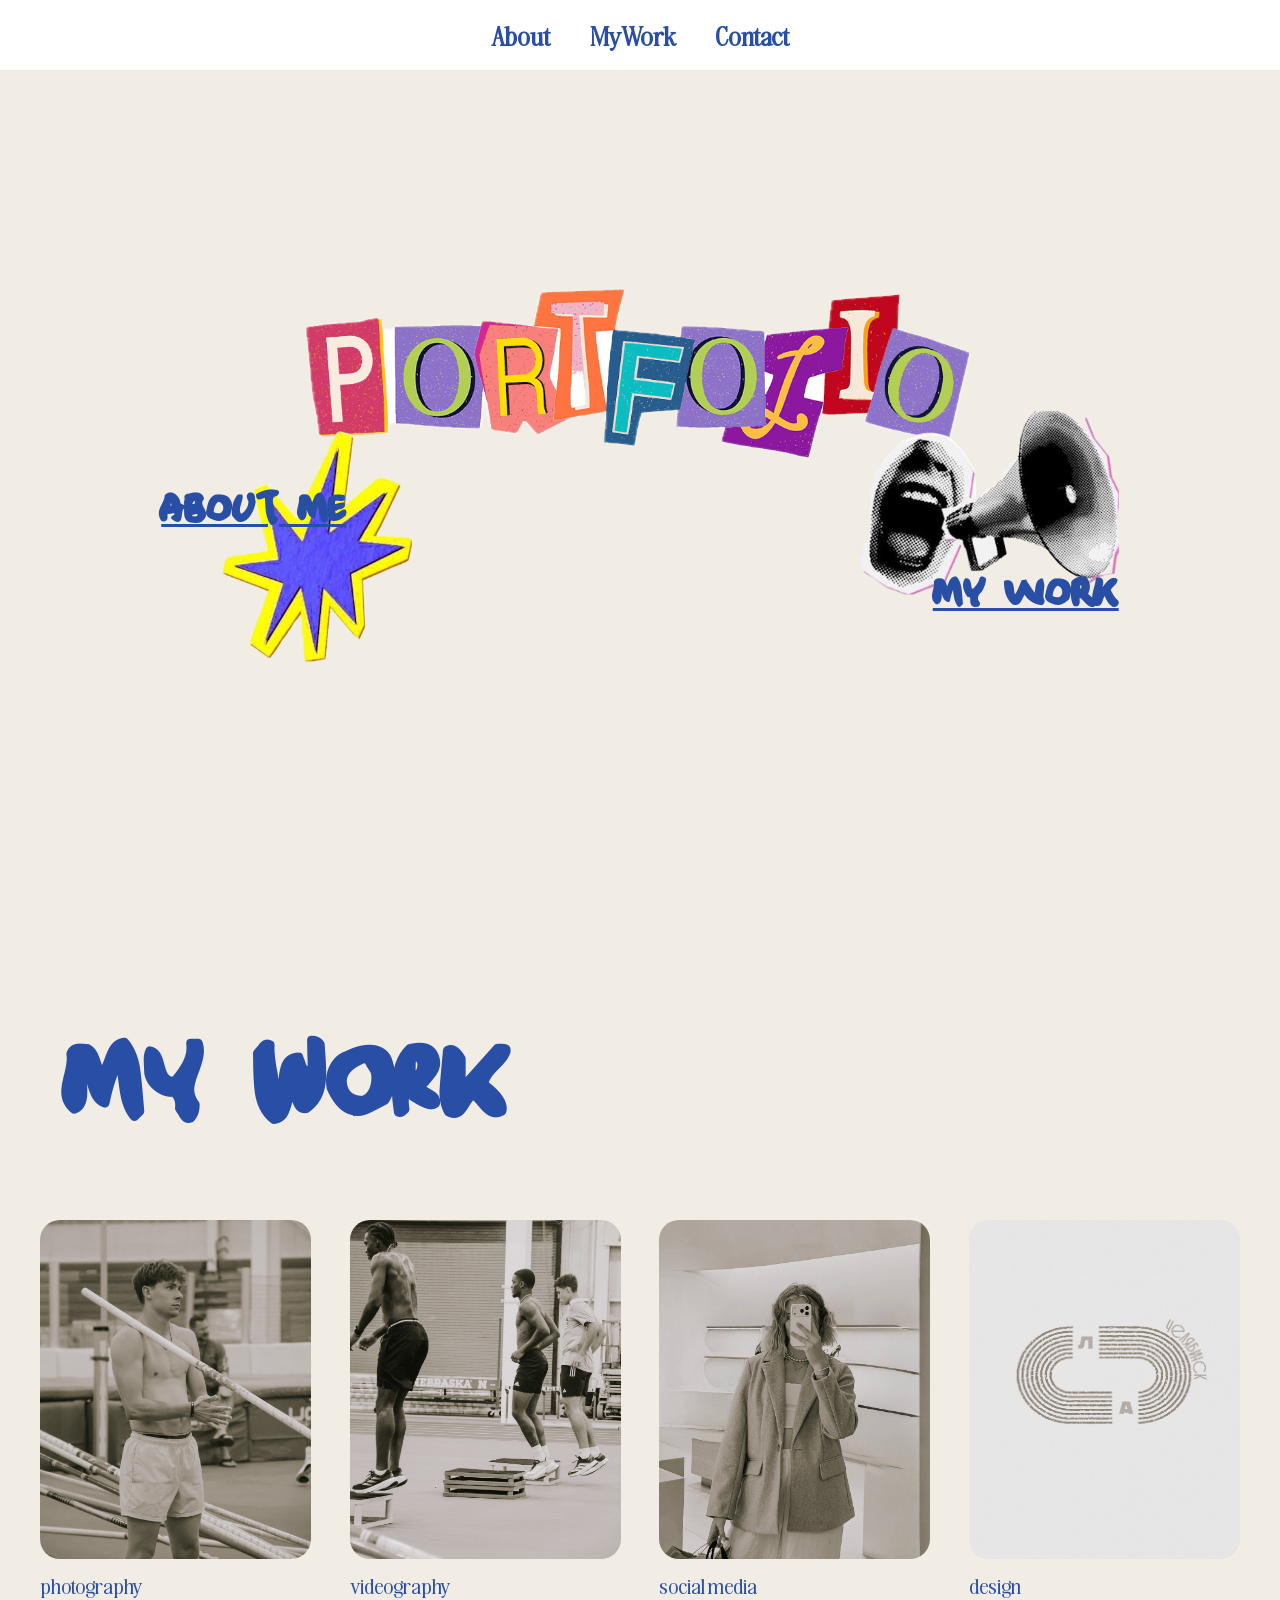
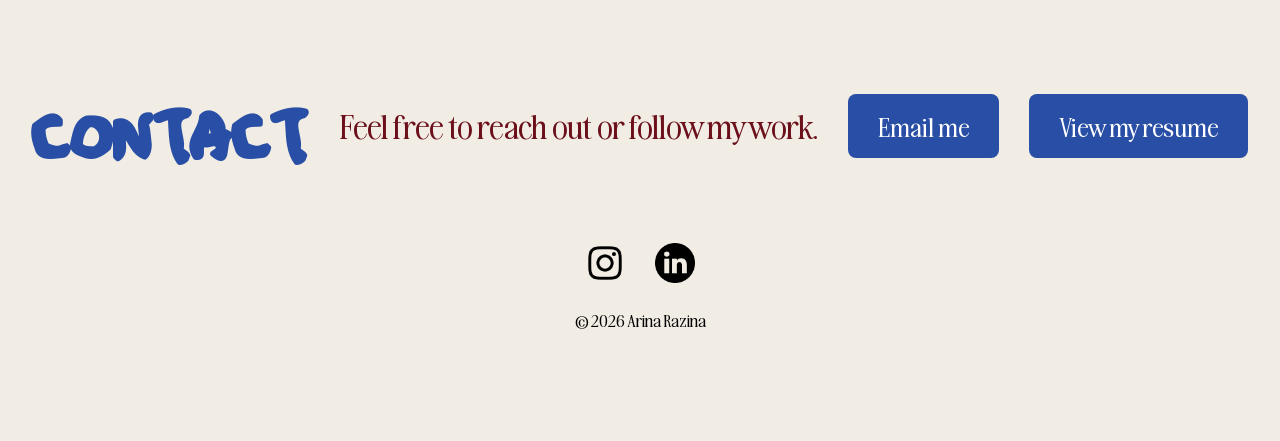
<file: index.html>
<!doctype html>
<html lang="en">
<head>
    <meta charset="UTF-8">
    <title>Arina Razina</title>
    <link rel="stylesheet" href="css/style.css">
</head>

<body>
    <nav class="navbar">
   <a href="aboutme.html">About</a>
    <a href="index.html#about2">My Work</a>
    <a href="#contact">Contact</a>
</nav>

<section id="title">
<div class="portfolio">
  <img src="images/portfolio.png" class="title-img">
  <img src="images/star.png" class="star">
  <img src="images/mic.png" class="mic">

    <a href="aboutme.html" class="label about">ABOUT ME</a>
<a href="#about2" class="label exp">MY WORK</a>
  </div>
  </section>

  <section id="about2"  class="work">
    <div class="work-items">
    <h1>My work</h1>
    </div>

    <div class="work-items-container">

<div class="item">
  <a href="photography.html">
    <img src="images/item1.jpg" alt="">
    <span>photography</span>
  </a>
</div>

<div class="item">
  <a href="videography.html">
    <img src="images/item2.jpg" alt="">
    <span>videography</span>
  </a>
</div>

<div class="item">
  <a href="socialmedia.html">
    <img src="images/item3.jpg" alt="">
    <span>social media</span> 
  </a>
</div>

<div class="item">
  <a href="design.html">
    <img src="images/item4.jpg" alt="">
    <span>design</span>
  </a>
</div>
</div>


<section id="contact" class="ContactSection">
      

    <div class="contactLinks">
        <h2>CONTACT</h2>

    <p>Feel free to reach out or follow my work.</p>

        <a href="mailto:arisharzn@gmail.com" class="emailButton">
            Email me
    
        <a href="images/resume.pdf" download="My_Resume" class="resumeButton">
            View my resume
        </a>

        <a href="https://instagram.com/arisharzn" target="_blank" class="instaLink">
            <img src="images/instagram.png" alt="Instagram">
        </a>
        <a href="https://www.linkedin.com/in/arina-razina-48b429290/" target="_blank" class="linkedinLink">
            <img src="images/link.png" alt="Linkedin">
        </a>
    </div>
    <footer>
    © 2026 Arina Razina
</footer>
</section>



</body>
</html>
</file>
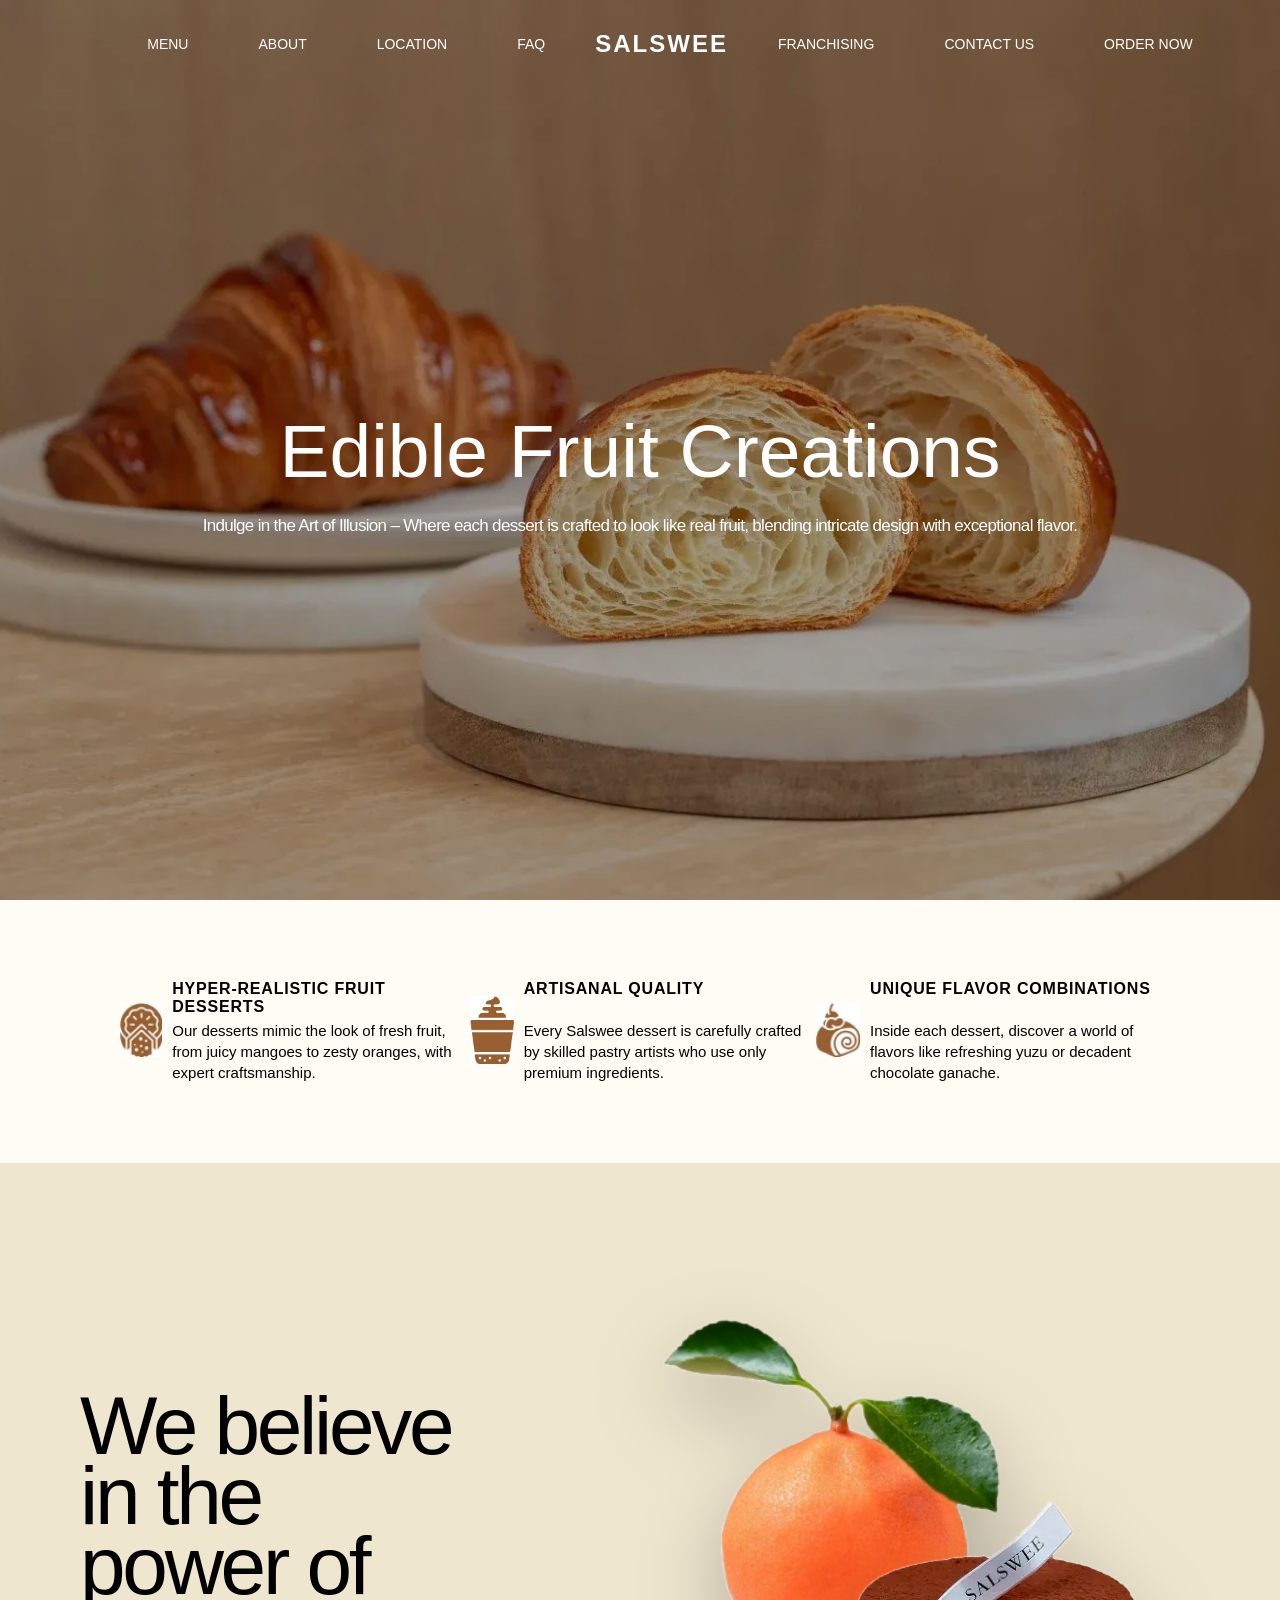
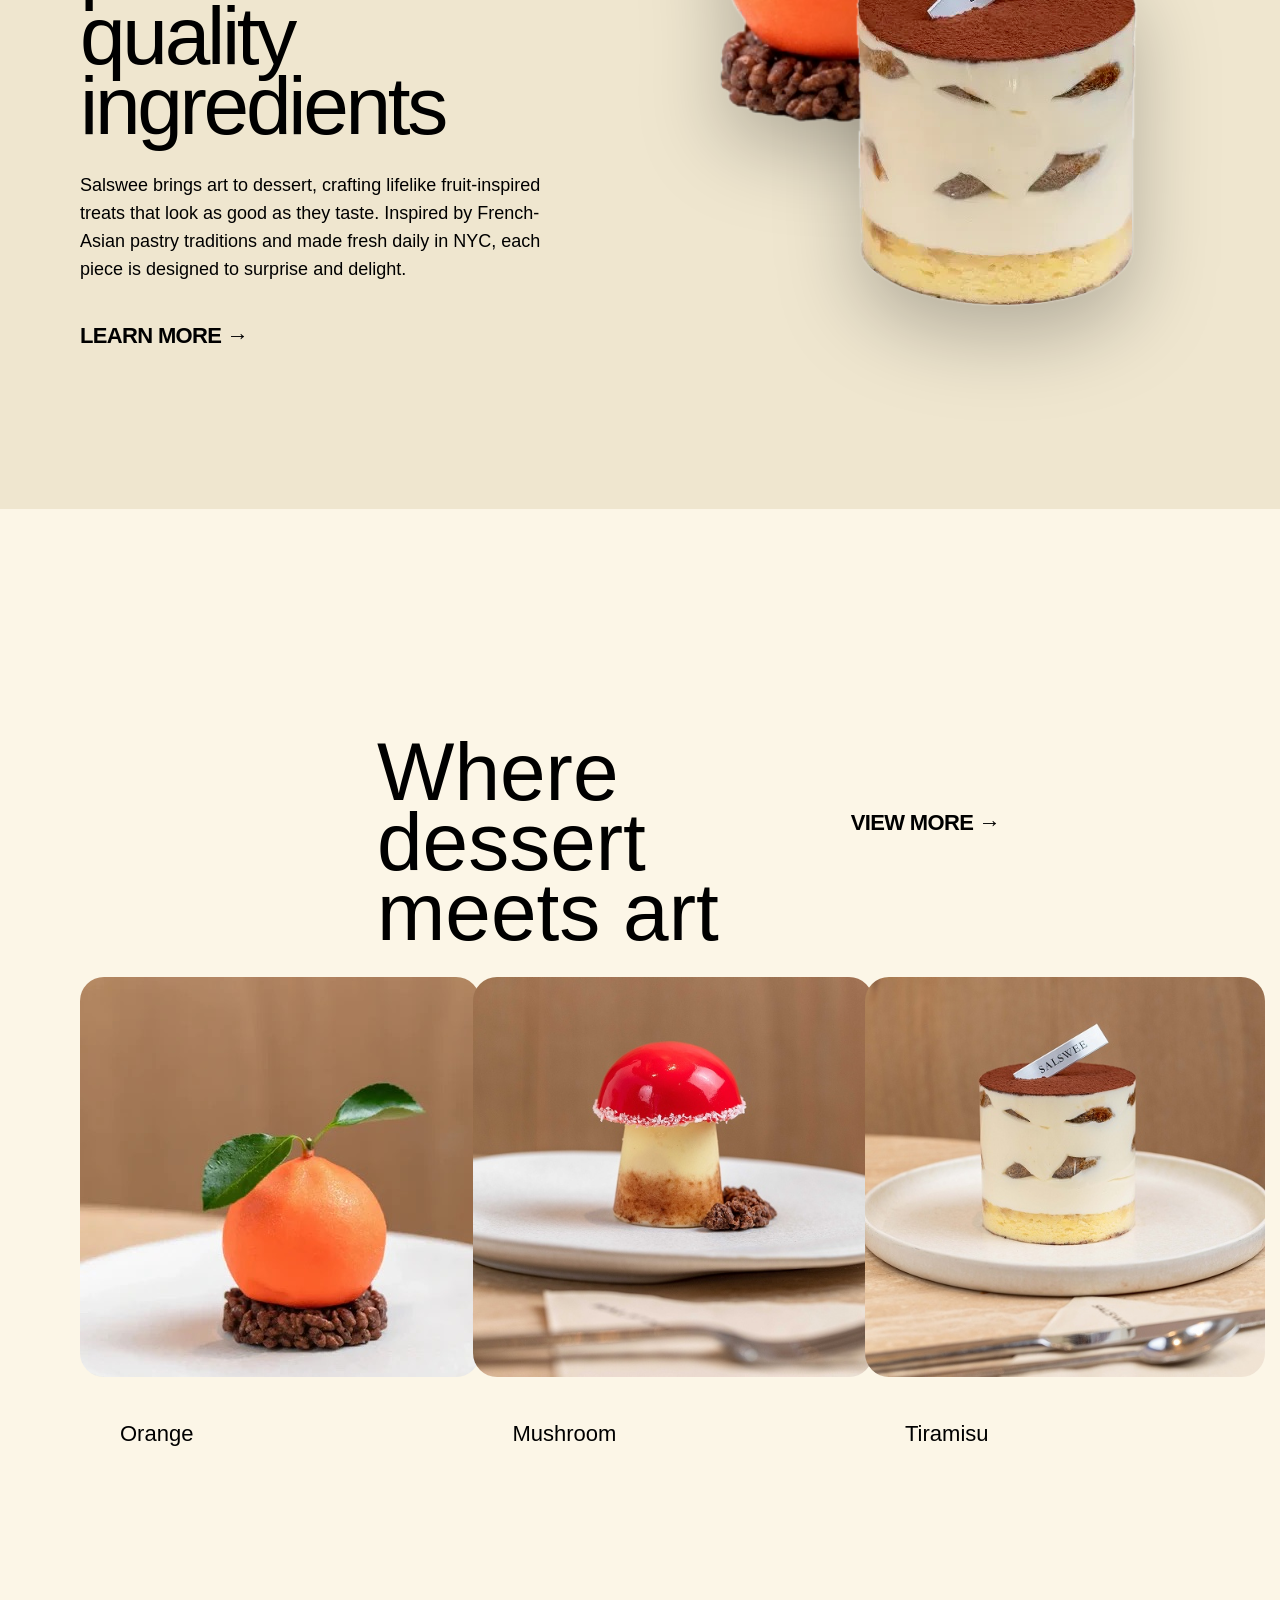
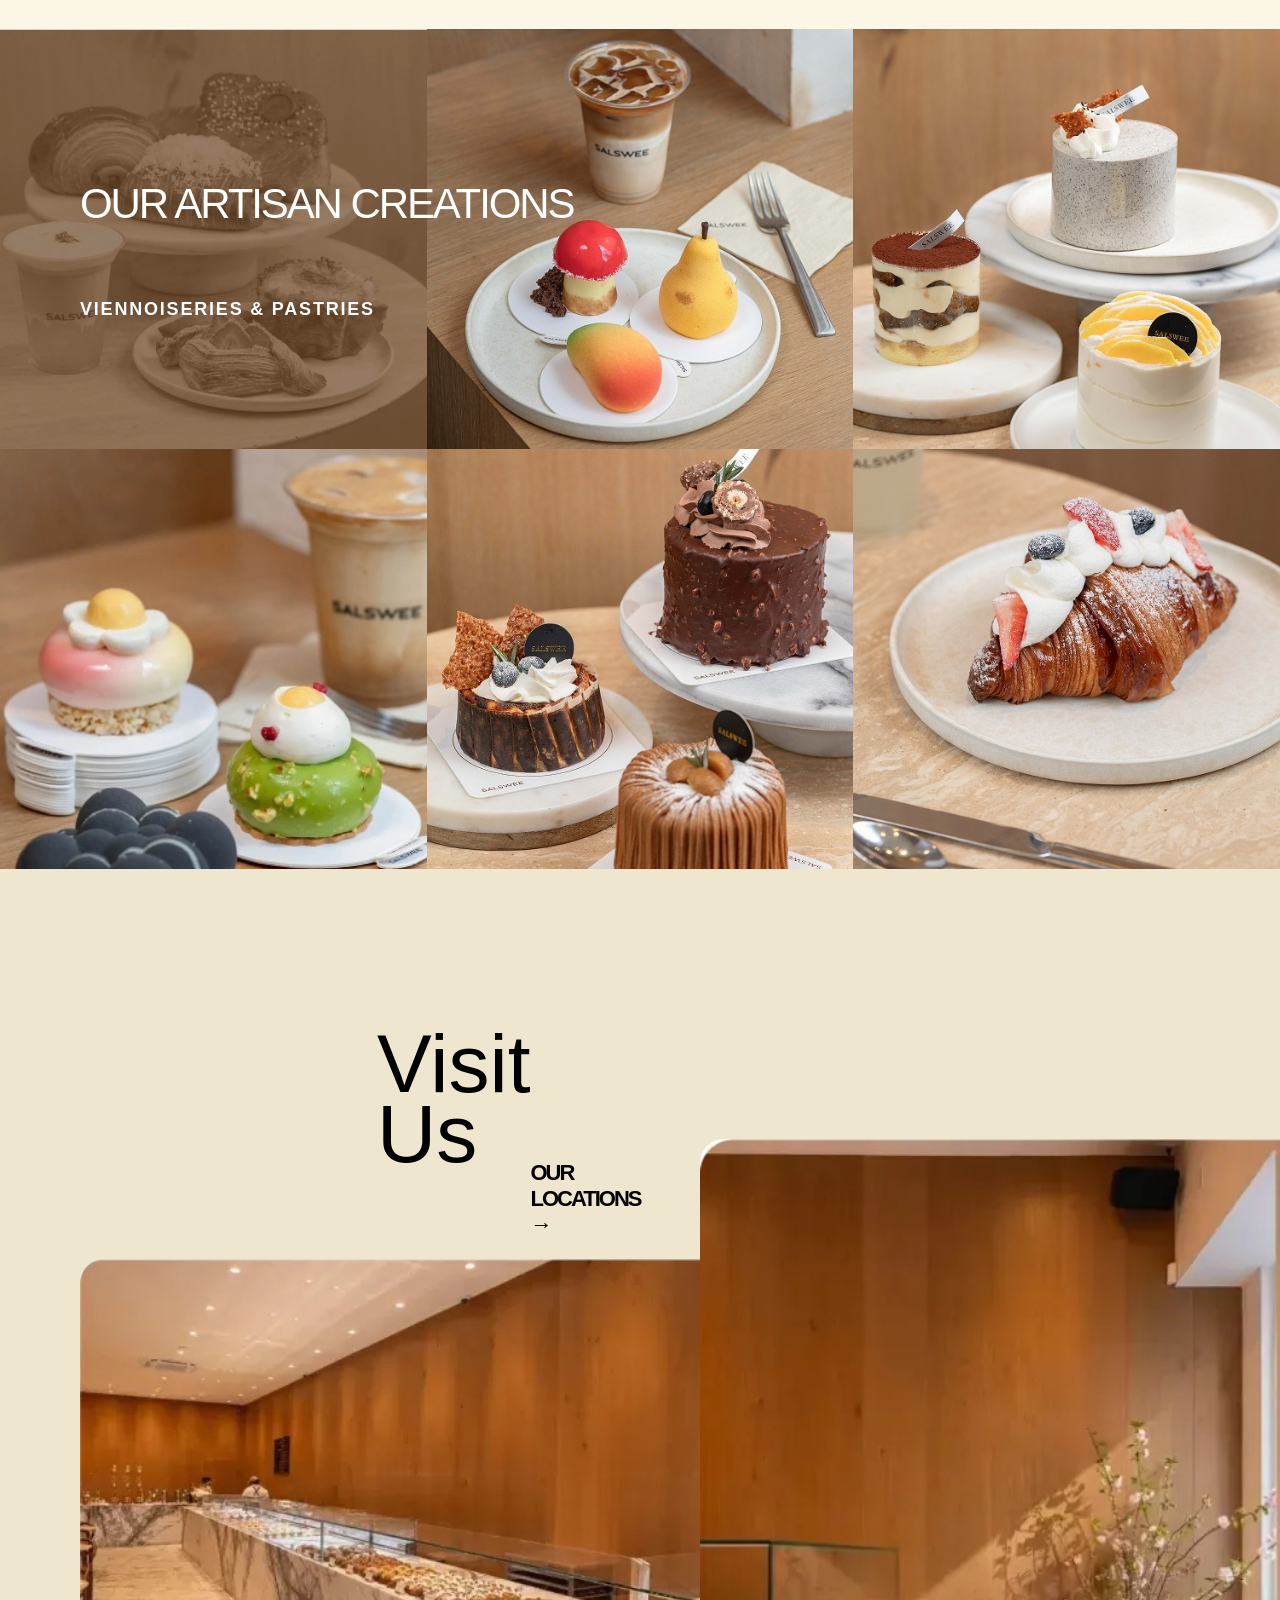
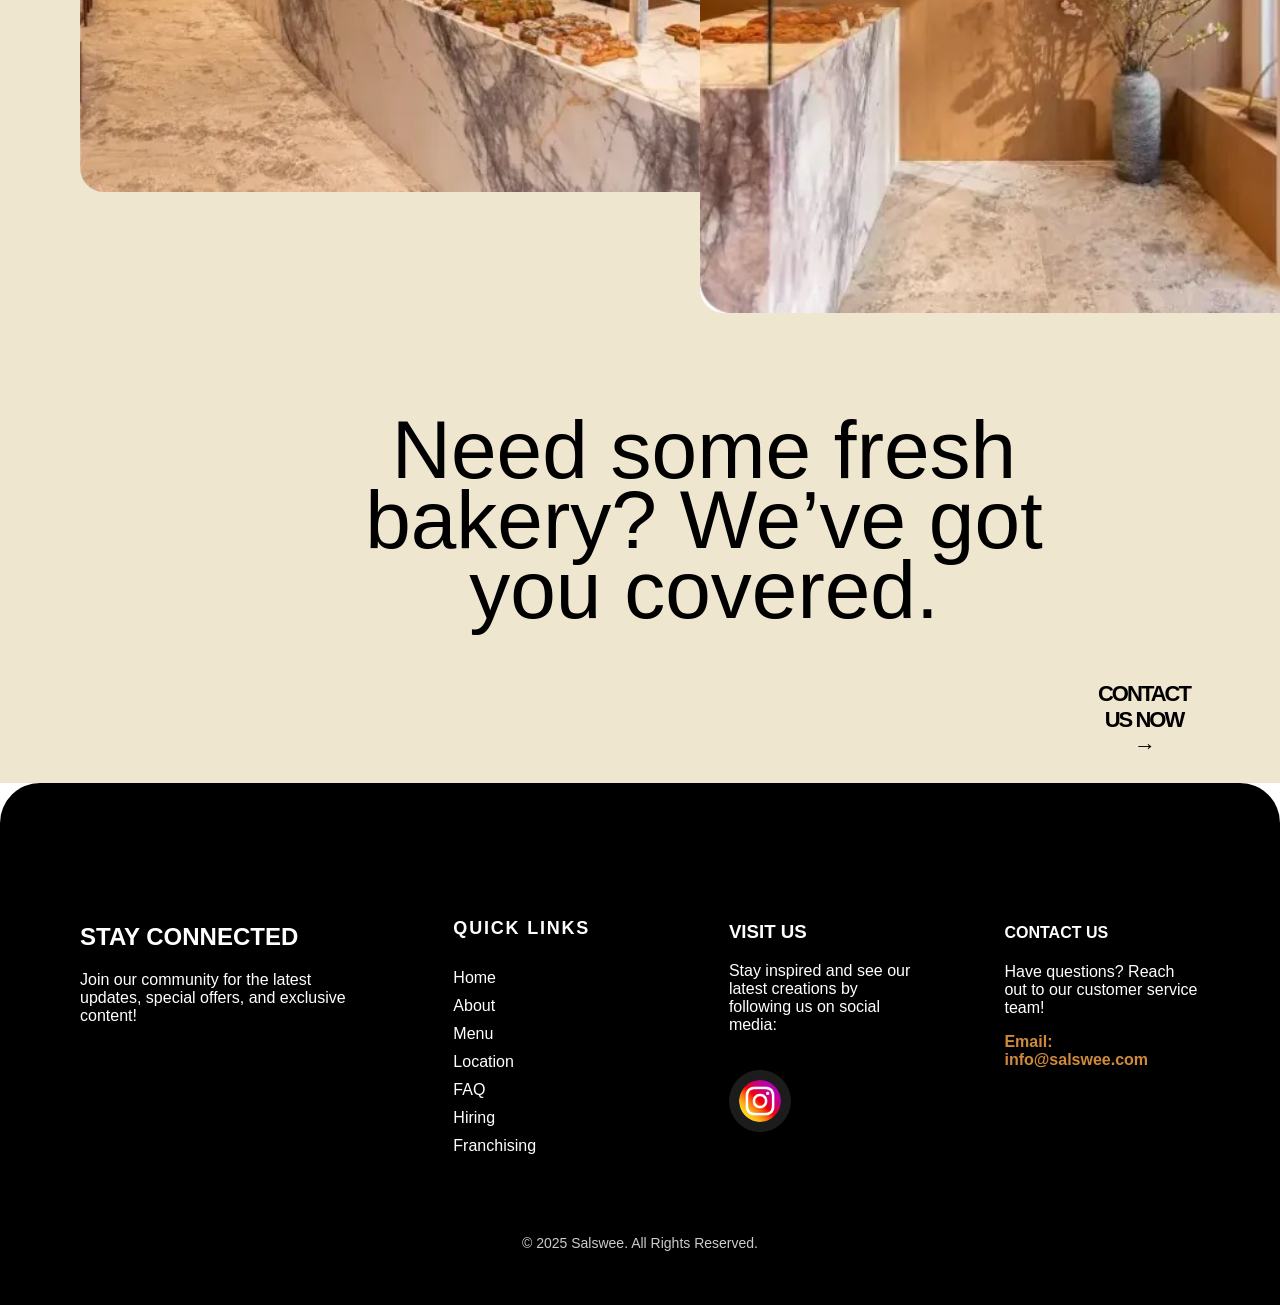
<file: figma/assignments/index.html>
<!doctype html>
<html lang="en">
<head>
    <meta charset="UTF-8">
    <meta name="viewpoint" content="width=device-width, initial-scale=1.0">
    <title>Landing Page</title>
    <link rel="stylesheet" href="./css/style-figma.css">
</head>
<body>
    <section id="about" class="aboutSection">
    <nav class="navbar">
    <div class="nav-left">
    <a href="menu.html">MENU</a>
    <a href="#about">ABOUT</a>
    <a href="#location">LOCATION</a>
    <a href="#FAQ"> FAQ</a>
    </div>
    <div class="logo">SALSWEE</div>
    <div class="nav-right">
    <a href="#franchising">FRANCHISING</a>
    <a href="#contact">CONTACT US</a>
    <a href="#order">ORDER NOW</a>
</div>

</nav>

    <header class="header">
        <div class="container">
            <h1 class="header_title">Edible Fruit Creations</h1>
            <p class="header_text"> Indulge in the Art of Illusion – Where each dessert is crafted to look like real fruit, blending intricate design with exceptional flavor.</p>
        </div>
    </header>
    </section>
  <section class="features">

  <div class="feature">
      <div class="icon">
      <img src="images/icon1.jpeg" alt="">
      </div>
       <div class="feature-text">
      <h3>HYPER-REALISTIC FRUIT DESSERTS</h3>
      <p>Our desserts mimic the look of fresh fruit, from juicy mangoes to zesty oranges, with expert craftsmanship.</p>
       </div>
    </div>

  <div class="feature">
       <div class="icon">
      <img src="images/icon2.jpeg" alt="">
       </div>
       <div class="feature-text">
      <h3>ARTISANAL QUALITY</h3>
      <p>Every Salswee dessert is carefully crafted by skilled pastry artists who use only premium ingredients.</p>
       </div>
    </div>

  <div class="feature">
    <div class="icon">
      <img src="images/icon3.jpeg" alt="">
    </div>
       <div class="feature-text">
      <h3>UNIQUE FLAVOR COMBINATIONS</h3>
      <p>Inside each dessert, discover a world of flavors like refreshing yuzu or decadent chocolate ganache.</p>
       </div>
    </div>
</section>

<section class="quality">

  <div class="quality-container">

    <div class="quality-text">
      <h2>We believe in the power of quality ingredients</h2>

      <p>
        Salswee brings art to dessert, crafting lifelike fruit-inspired treats
        that look as good as they taste. Inspired by French-Asian pastry
        traditions and made fresh daily in NYC, each piece is designed to
        surprise and delight.
      </p>

      <a href="#" class="learn-more">LEARN MORE →</a>
    </div>

    <div class="quality-image">
     <img src="images/orange.png" class="orange" alt="">
    <img src="images/tira.png" class="tira" alt="">
    </div>

  </div>

</section>

<section class="dessert">

<div class="dessert-header">
<h2>Where dessert meets art</h2>
<a href="#" class="view-more">VIEW MORE →</a>
</div>

<div class="dessert-container">

<div class="dessert-card">
<img src="images/cake.jpeg" alt="">
<p>Orange</p>
</div>

<div class="dessert-card">
<img src="images/mush.jpg" alt="">
<p>Mushroom</p>
</div>

<div class="dessert-card">
<img src="images/misu.jpg" alt="">
<p>Tiramisu</p>
</div>

</div>
</section>

<section class="creations">
<div class="creations-header">
<h2>OUR ARTISAN CREATIONS</h2>
<p>VIENNOISERIES & PASTRIES</p>
</div>
<div class="creations-container">

<div class="creations-card">
<img src="images/1.jpg" alt="">
</div>
<div class="creations-card">
<img src="images/2.jpg" alt="">
</div>
<div class="creations-card">
<img src="images/3.jpg" alt="">
</div>
<div class="creations-card">
<img src="images/4.jpg" alt="">
</div>
<div class="creations-card">
<img src="images/5.jpg" alt="">
</div>
<div class="creations-card">
<img src="images/6.jpg" alt="">
</div>

</div>
</section>

<section class="visit">
<div class="visit-header">
<h2>Visit Us</h2>
<a href="#" class="our-location">OUR LOCATIONS →</a>
</div>
<div class="visit-container">
<div class="visit-card">
<img src="images/loc1.jpeg" alt="">
</div>
<div class="visit-card">
<img src="images/loc2.jpeg" alt="">
</div>
</div>
</section>

<section class="contact">
<div class="contact-header">
<h2>Need some fresh bakery? We’ve got you covered.</h2>
<a href="#" class="contact-us">CONTACT US NOW →</a>
</div>
</section>

<section class="footer">

<div class="footer-top">

<div class="stay">
<h1>STAY CONNECTED</h1>
<p>Join our community for the latest updates, special offers, and exclusive content!</p>
</div>

<nav class="navbar1">
<div class="nav1">
<h2 class="links">QUICK LINKS</h2>
<a href="#home">Home</a>
<a href="#about">About</a>
<a href="#menu">Menu</a>
<a href="#location">Location</a>
<a href="#FAQ">FAQ</a>
<a href="#hiring">Hiring</a>
<a href="#franchising">Franchising</a>
</div>
</nav>

<div class="visitus">
<h3>VISIT US</h3>
<p>Stay inspired and see our latest creations by following us on social media:</p>
<a href="https://www.instagram.com/salswee/" target="_blank">
<img src="images/insta.png" alt="">
</a>
</div>

<div class="contactus">
<h4>CONTACT US</h4>
<p>Have questions? Reach out to our customer service team!</p>
<a href="mailto:info@salswee.com" class="emailButton">Email: info@salswee.com</a>
</div>

</div>

<div class="footer-container">
<p>© 2025 Salswee. All Rights Reserved.</p>
</div>

</section>
    </body>
</html>
</file>
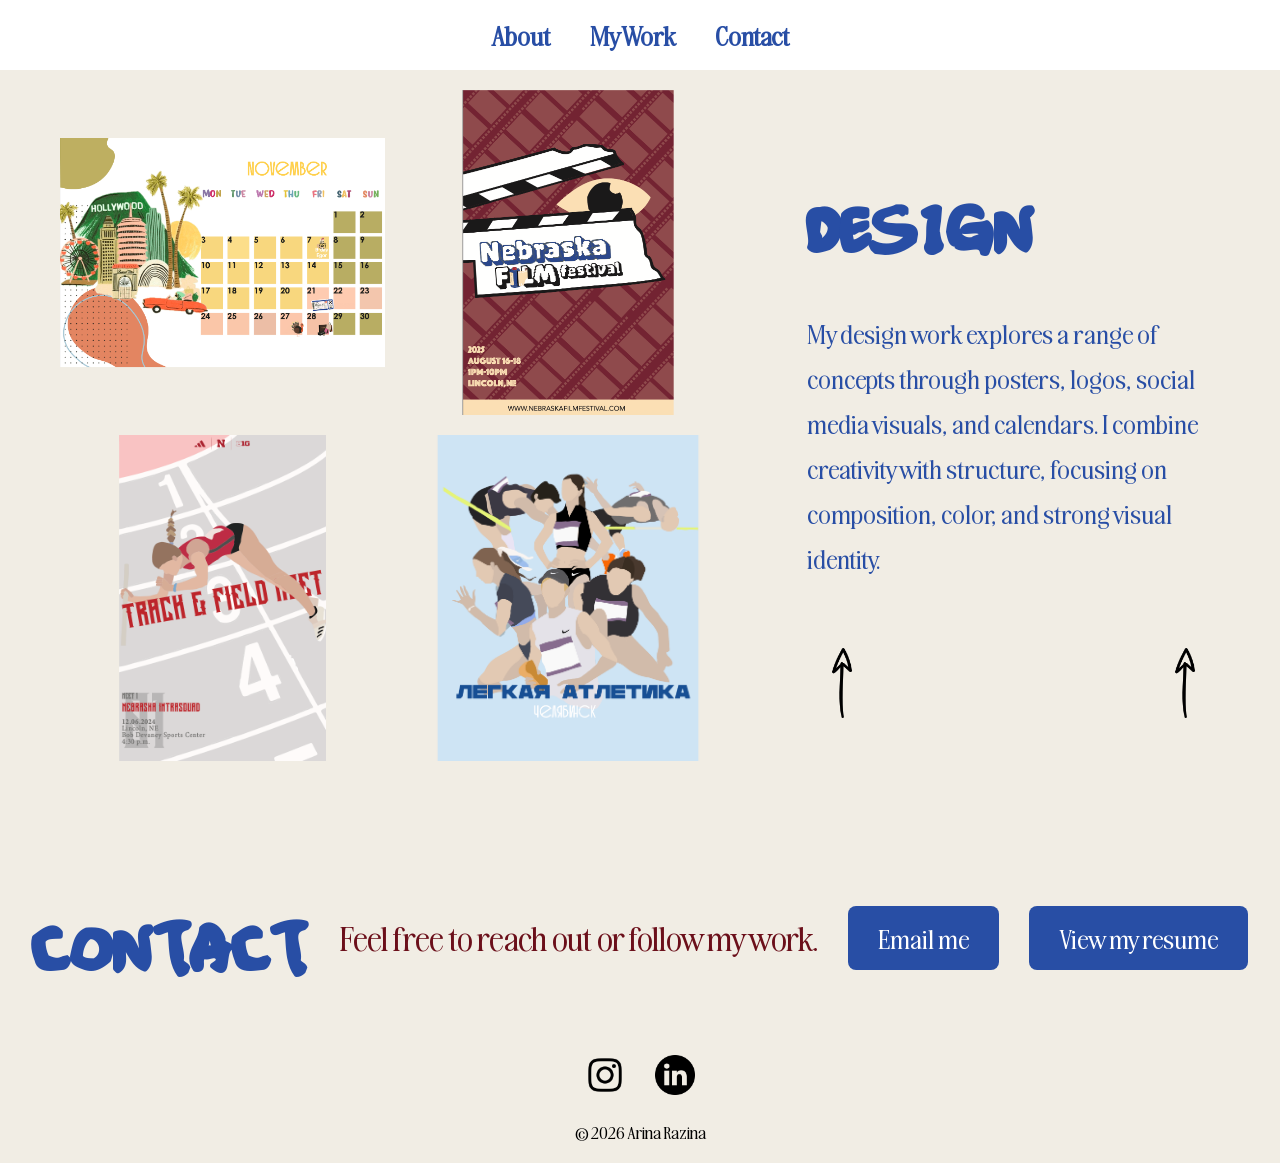
<file: design.html>
<!doctype html>
<html lang="en">
<head>
    <meta charset="UTF-8">
    <title>Arina Razina</title>
    <link rel="stylesheet" href="css/style.css">
</head>

<body>
    <nav class="navbar">
    <a href="index.html">About</a>
    <a href="index.html#about2">My Work</a>
    <a href="#contact">Contact</a>
</nav>


<section id="design" class="designSection">
    
    <div class="designGrid">
        <img src="images/de2.png" alt="">
        <img src="images/de1.png" alt="">
        <img src="images/de3.png" alt=""> 
        <img src="images/de4.png" alt="">
    </div>

    <div class="designText">
        <h2>DESIGN</h2>
        <p>
            My design work explores a range of concepts through posters, logos, social media visuals, and calendars. I combine creativity with structure, focusing on composition, color, and strong visual identity.
        </p>
         <div class="arrowButtons">
        <a href="socialmedia.html" class="navArrow leftArrow" aria-label="Previous page">
            <img src="images/arrowleft.png" alt="Previous">
        </a>

        <a href="photography.html" class="navArrow rightArrow" aria-label="Next page">
            <img src="images/arrowright.png" alt="Next">
        </a>
    </div>
    </div>
</section>


<section id="contact" class="ContactSection">
      

    <div class="contactLinks">
        <h2>CONTACT</h2>

    <p>Feel free to reach out or follow my work.</p>

        <a href="mailto:arisharzn@gmail.com" class="emailButton">
            Email me
    
        <a href="images/resume.pdf" download="My_Resume" class="resumeButton">
            View my resume
        </a>

        <a href="https://instagram.com/arisharzn" target="_blank" class="instaLink">
            <img src="images/instagram.png" alt="Instagram">
        </a>
        <a href="https://www.linkedin.com/in/arina-razina-48b429290/" target="_blank" class="linkedinLink">
            <img src="images/link.png" alt="Linkedin">
        </a>
    </div>
    <footer>
    © 2026 Arina Razina
</footer>
</section>



</body>
</html>
</file>
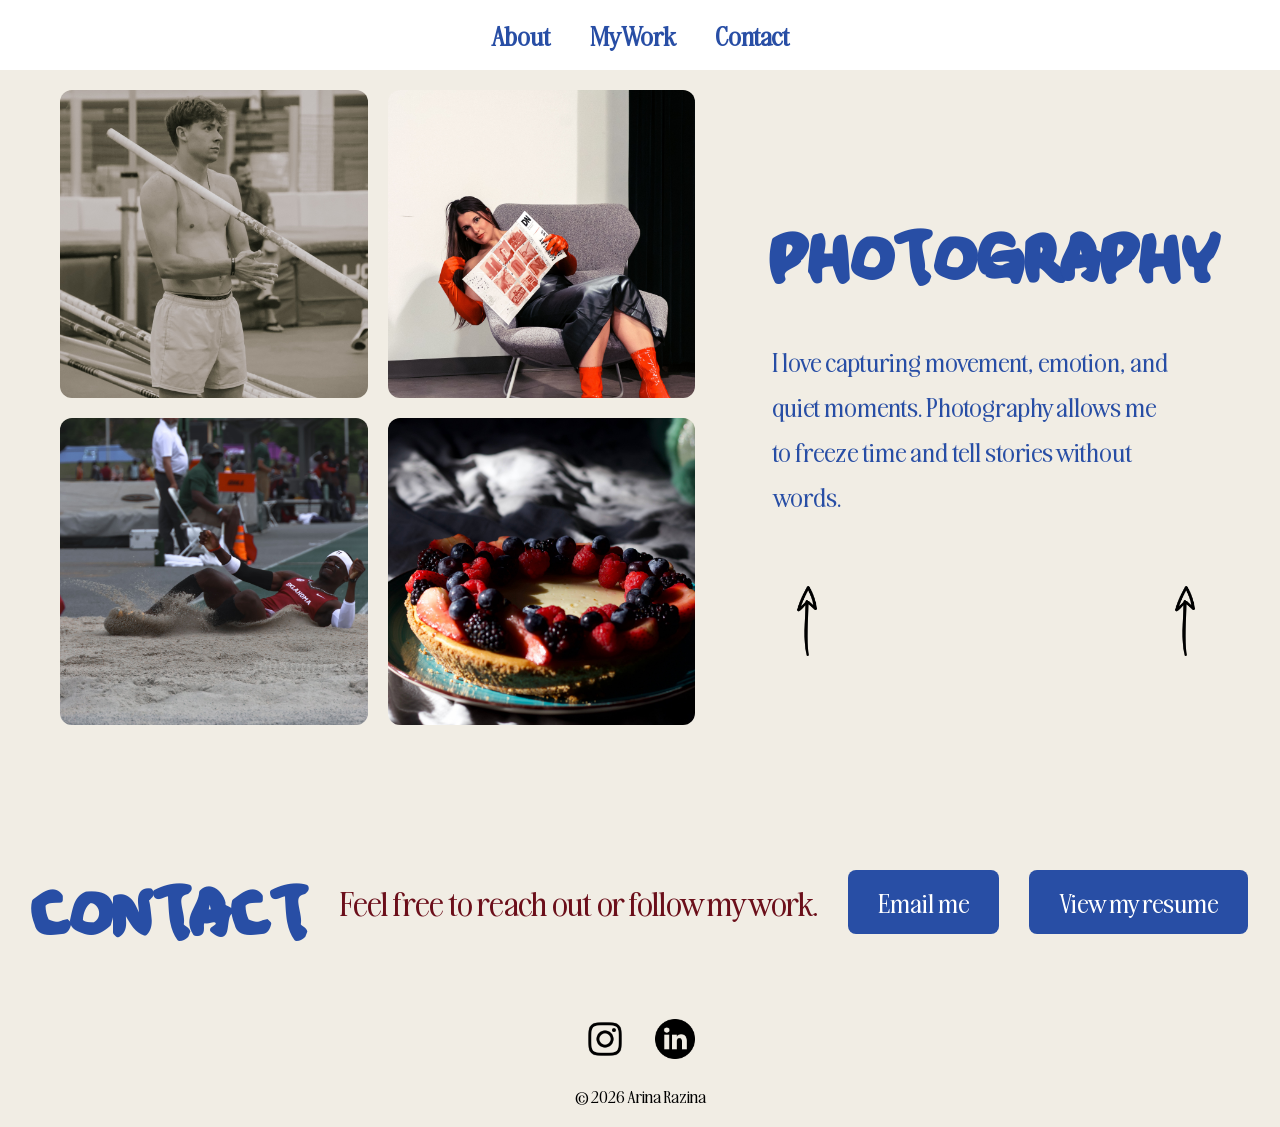
<file: photography.html>
<!doctype html>
<html lang="en">
<head>
    <meta charset="UTF-8">
    <title>Arina Razina</title>
    <link rel="stylesheet" href="css/style.css">
</head>

<body>
    <nav class="navbar">
    <a href="index.html">About</a>
    <a href="index.html#about2">My Work</a>
    <a href="#contact">Contact</a>
</nav>


<section id="photography" class="photographySection">
    
    <div class="photoGrid">
        <img src="images/kyle.jpg" alt="">
        <img src="images/emap.jpg" alt="">
        <img src="images/jump.jpg" alt="">
        <img src="images/cake.jpeg" alt="">
    </div>

    <div class="photoText">
        <h2>PHOTOGRAPHY</h2>
        <p>
              I love capturing movement, emotion, and quiet moments.
            Photography allows me to freeze time and tell stories
            without words.
        </p>
         <div class="arrowButtons">
        <a href="design.html" class="navArrow leftArrow" aria-label="Previous page">
            <img src="images/arrowleft.png" alt="Previous">
        </a>

        <a href="videography.html" class="navArrow rightArrow" aria-label="Next page">
            <img src="images/arrowright.png" alt="Next">
        </a>
    </div>
    </div>
</section>


<section id="contact" class="ContactSection">
      

    <div class="contactLinks">
        <h2>CONTACT</h2>

    <p>Feel free to reach out or follow my work.</p>

        <a href="mailto:arisharzn@gmail.com" class="emailButton">
            Email me
    
        <a href="images/resume.pdf" download="My_Resume" class="resumeButton">
            View my resume
        </a>

        <a href="https://instagram.com/arisharzn" target="_blank" class="instaLink">
            <img src="images/instagram.png" alt="Instagram">
        </a>
        <a href="https://www.linkedin.com/in/arina-razina-48b429290/" target="_blank" class="linkedinLink">
            <img src="images/link.png" alt="Linkedin">
        </a>
    </div>
    <footer>
    © 2026 Arina Razina
</footer>
</section>

</body>
</html>
</file>
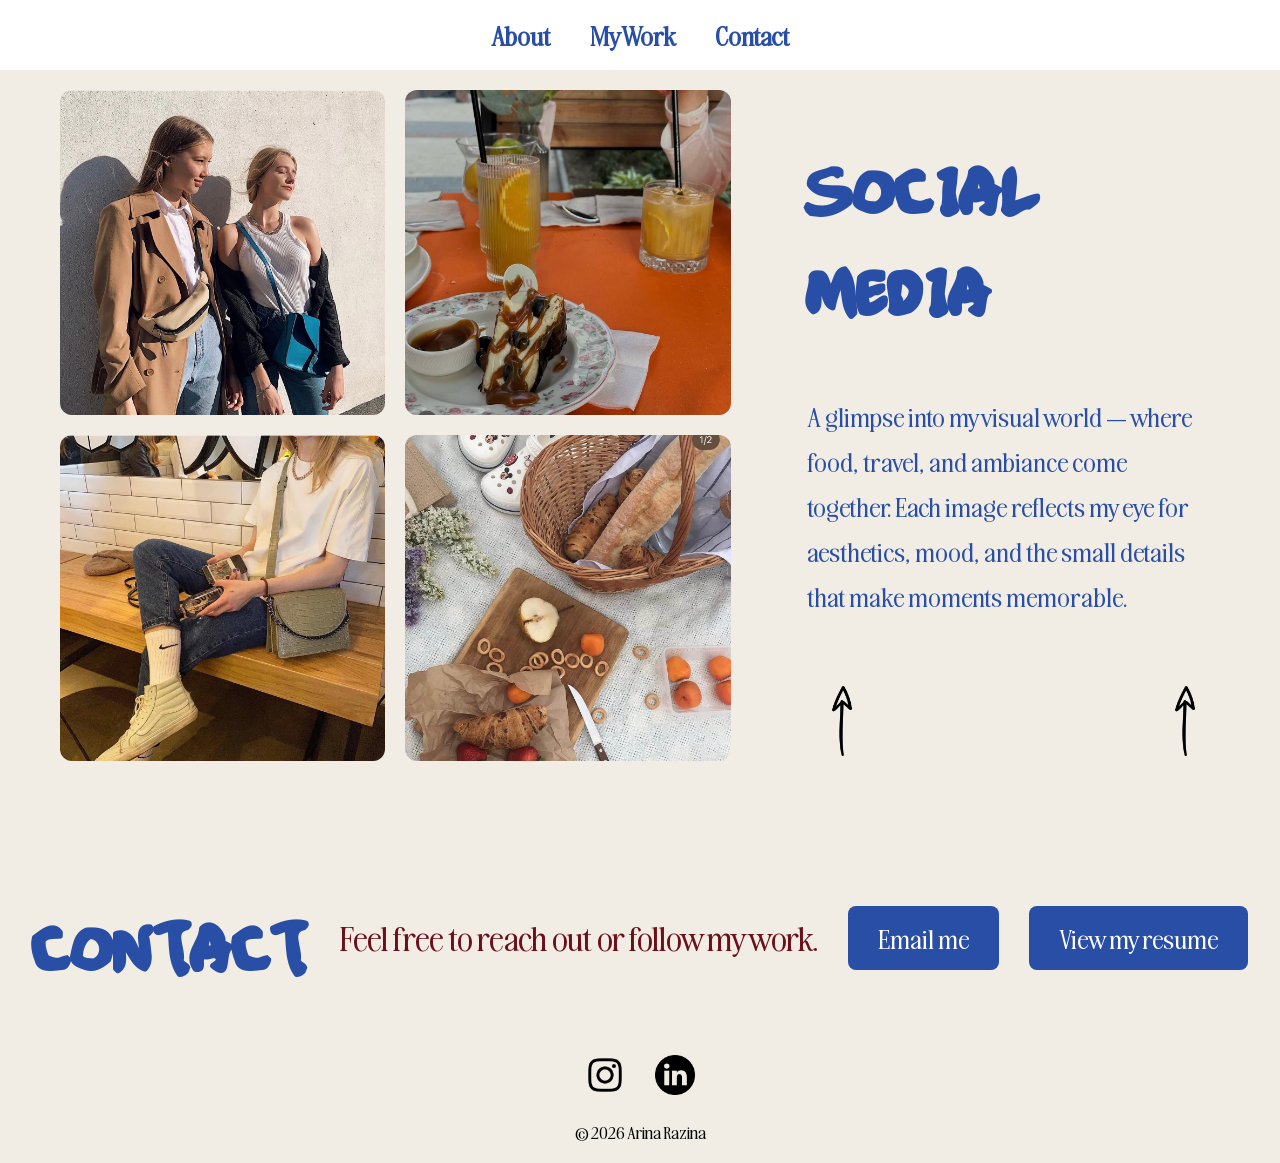
<file: socialmedia.html>
<!doctype html>
<html lang="en">
<head>
    <meta charset="UTF-8">
    <title>Arina Razina</title>
    <link rel="stylesheet" href="css/style.css">
</head>

<body>
    <nav class="navbar">
    <a href="index.html">About</a>
    <a href="index.html#about2">My Work</a>
    <a href="#contact">Contact</a>
</nav>


<section id="social" class="socialSection">

    
    <div class="socialGrid">
        <img src="images/s1.jpg" alt="">
        <img src="images/s2.jpg" alt="">
        <img src="images/s3.jpg" alt=""> 
        <img src="images/s4.jpg" alt="">
</div>
    </a>

    <div class="socialText">
        <h2>SOCIAL MEDIA</h2>
        <p>
            A glimpse into my visual world — where food, travel, and ambiance come together. Each image reflects my eye for aesthetics, mood, and the small details that make moments memorable.
        </p>
 <div class="arrowButtons">
        <a href="videography.html" class="navArrow leftArrow" aria-label="Previous page">
            <img src="images/arrowleft.png" alt="Previous">
        </a>

        <a href="design.html" class="navArrow rightArrow" aria-label="Next page">
            <img src="images/arrowright.png" alt="Next">
        </a>
    </div>
    </div>
</section>


<section id="contact" class="ContactSection">
      

    <div class="contactLinks">
        <h2>CONTACT</h2>

    <p>Feel free to reach out or follow my work.</p>

        <a href="mailto:arisharzn@gmail.com" class="emailButton">
            Email me
    
        <a href="images/resume.pdf" download="My_Resume" class="resumeButton">
            View my resume
        </a>

        <a href="https://instagram.com/arisharzn" target="_blank" class="instaLink">
            <img src="images/instagram.png" alt="Instagram">
        </a>
        <a href="https://www.linkedin.com/in/arina-razina-48b429290/" target="_blank" class="linkedinLink">
            <img src="images/link.png" alt="Linkedin">
        </a>
    </div>
    <footer>
    © 2026 Arina Razina
</footer>
</section>


</body>
</html>
</file>
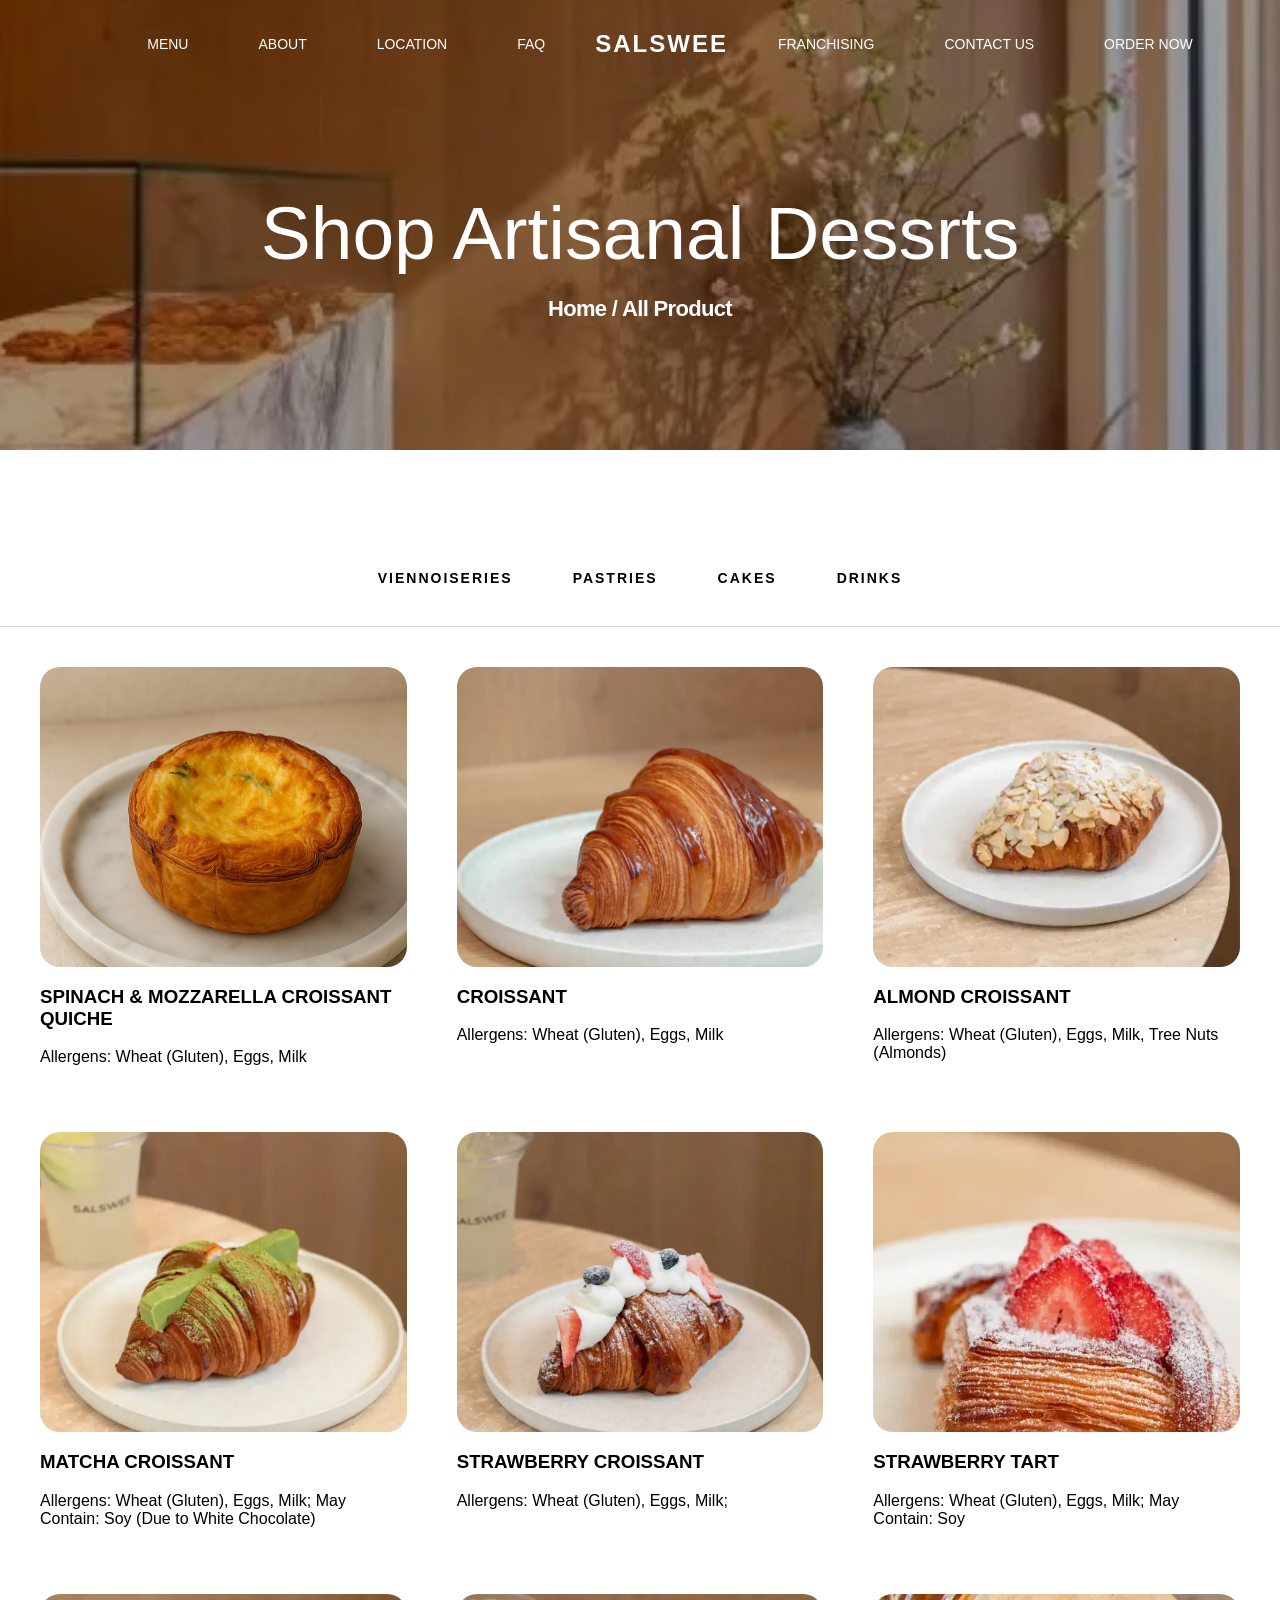
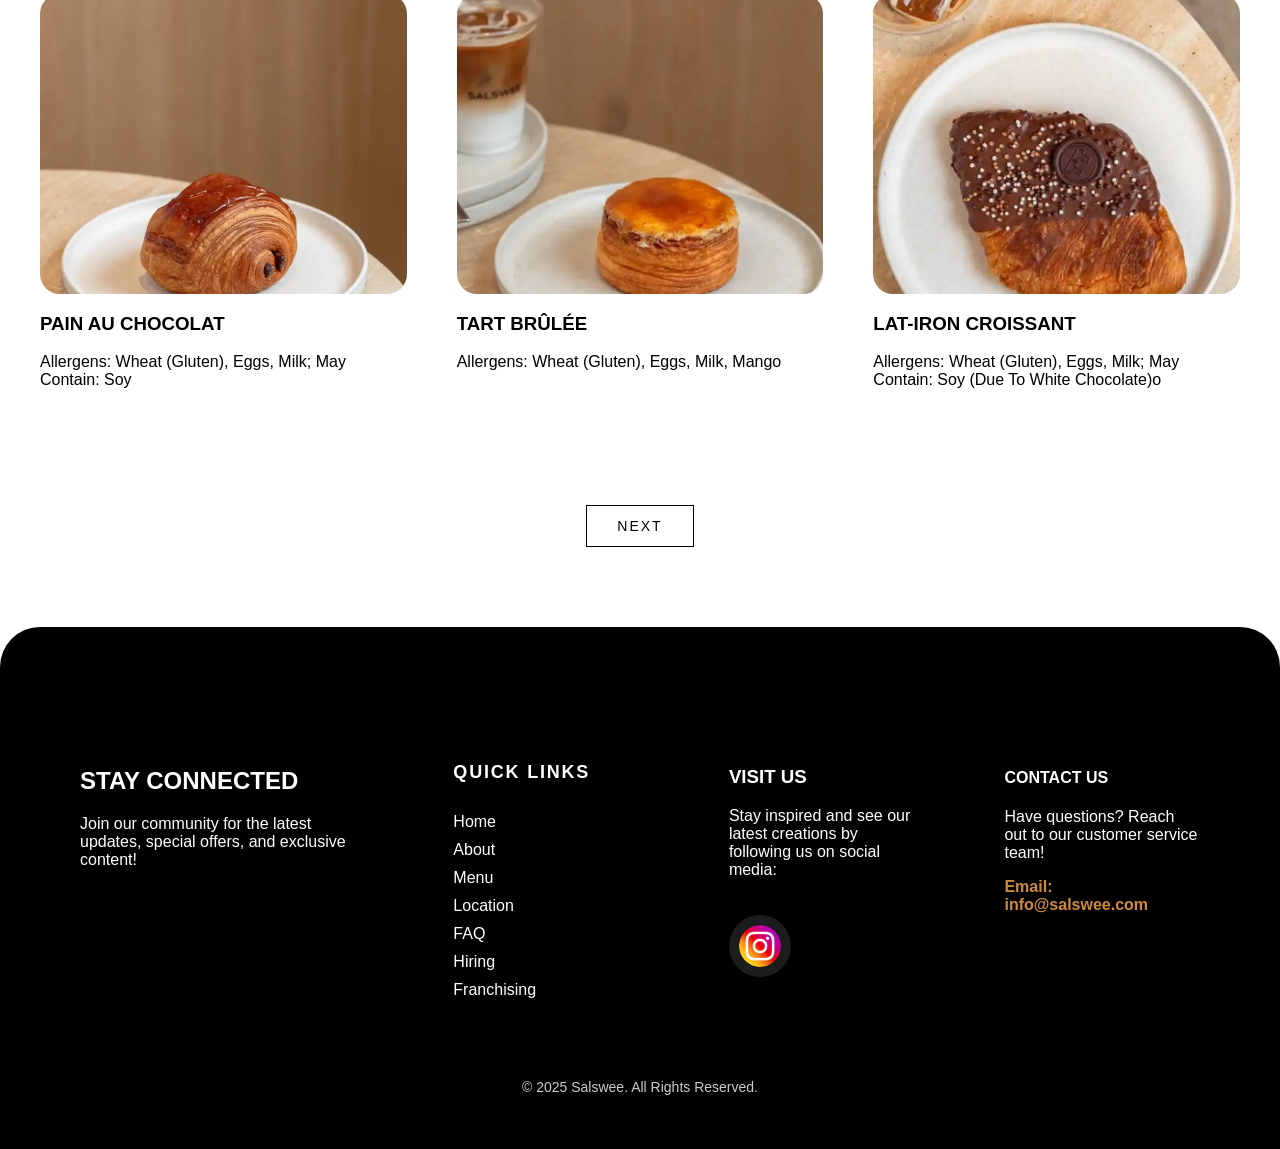
<file: figma/assignments/menu.html>
<!doctype html>
<html lang="en">
<head>
    <meta charset="UTF-8">
    <meta name="viewport" content="width=device-width, initial-scale=1.0">
    <title>Landing Page</title>
    <link rel="stylesheet" href="./css/style-menu.css">
</head>
<body>
    <section id="about" class="aboutSection">
    <nav class="navbar">
    <div class="nav-left">
    <a href="#menu">MENU</a>
    <a href="#about">ABOUT</a>
    <a href="#location">LOCATION</a>
    <a href="#FAQ"> FAQ</a>
    </div>
    <div class="logo">SALSWEE</div>
    <div class="nav-right">
    <a href="#franchising">FRANCHISING</a>
    <a href="#contact">CONTACT US</a>
    <a href="#order">ORDER NOW</a>
</div>
</nav>

  <header class="header">
        <div class="container">
            <h1 class="header_title">Shop Artisanal Dessrts </h1>
             <div class="button1">
            <a href="index.html">Home / All Product</a>
            </div>
        </div>
    </header>
    </section>


<section class="menu">
    <div class="menu-items">
    <a href="#viennoiseries">VIENNOISERIES</a>
    <a href="#pastries">PASTRIES</a>
    <a href="#cakes">CAKES</a> 
    <a href ="#drinks">DRINKS</a>
    </div>

      <div class="menu-items-container">

<div class="item">
<img src="images/item1.jpeg" alt="">
<h3>SPINACH & MOZZARELLA CROISSANT QUICHE</h3>
<p>Allergens: Wheat (Gluten), Eggs, Milk</p>
</div>

<div class="item">
<img src="images/item2.jpeg" alt="">
<h3>CROISSANT</h3>
<p>Allergens: Wheat (Gluten), Eggs, Milk</p>
</div>

<div class="item">
<img src="images/item3.jpeg" alt="">
<h3>ALMOND CROISSANT</h3>
<p>Allergens: Wheat (Gluten), Eggs, Milk, Tree Nuts (Almonds)</p>
</div>

<div class="item">
<img src="images/item4.jpeg" alt="">
<h3>MATCHA CROISSANT</h3>
<p>Allergens: Wheat (Gluten), Eggs, Milk; May Contain: Soy (Due to White Chocolate)</p>
</div>

<div class="item">
<img src="images/item5.jpeg" alt="">
<h3>STRAWBERRY CROISSANT</h3>
<p>Allergens: Wheat (Gluten), Eggs, Milk; </p>
</div>

    <div class="item">
<img src="images/item6.jpeg" alt="">
<h3>STRAWBERRY TART</h3>
<p>Allergens: Wheat (Gluten), Eggs, Milk; May Contain: Soy </p>
</div>

    <div class="item">
<img src="images/item7.jpeg" alt="">
<h3>PAIN AU CHOCOLAT</h3>
<p>Allergens: Wheat (Gluten), Eggs, Milk; May Contain: Soy</p>
</div>

      <div class="item">
<img src="images/item8.jpeg" alt="">
<h3>TART BRÛLÉE</h3>
<p>Allergens: Wheat (Gluten), Eggs, Milk, Mango</p>
</div>

      <div class="item">
<img src="images/item9.jpeg" alt="">
<h3>LAT-IRON CROISSANT</h3>
<p>Allergens: Wheat (Gluten), Eggs, Milk; May Contain: Soy (Due To White Chocolate)o</p>
</div>
    </div>


    </div>
     <div class="button">
        <a href="next" target="_blank">NEXT</a>
    </div>
</section>
<section class="footer">

<div class="footer-top">

<div class="stay">
<h1>STAY CONNECTED</h1>
<p>Join our community for the latest updates, special offers, and exclusive content!</p>
</div>

<nav class="navbar1">
<div class="nav1">
<h2 class="links">QUICK LINKS</h2>
<a href="#home">Home</a>
<a href="#about">About</a>
<a href="#menu">Menu</a>
<a href="#location">Location</a>
<a href="#FAQ">FAQ</a>
<a href="#hiring">Hiring</a>
<a href="#franchising">Franchising</a>
</div>
</nav>

<div class="visitus">
<h3>VISIT US</h3>
<p>Stay inspired and see our latest creations by following us on social media:</p>
<a href="https://www.instagram.com/salswee/" target="_blank">
<img src="images/insta.png" alt="">
</a>
</div>

<div class="contactus">
<h4>CONTACT US</h4>
<p>Have questions? Reach out to our customer service team!</p>
<a href="mailto:info@salswee.com" class="emailButton">Email: info@salswee.com</a>
</div>

</div>

<div class="footer-container">
<p>© 2025 Salswee. All Rights Reserved.</p>
</div>

</section>
    </body>
</html>
</file>
<file: css/style.css>
@font-face {
    font-family: 'crumbk';
    src: url('crumbk.woff') format('woff');
}

@font-face {
    font-family: 'awesome';
    src: url('awesome.woff') format('woff');
}

:root {
    --bg: #F1EDE4;
    --blue: #284EA5;
    --maroon: #6b0f1a;
    --orange: #ff4500;
    --section-gap: clamp(2rem, 5vw, 5rem);
    --section-pad-y: clamp(4rem, 10vh, 7rem);
    --section-pad-x: clamp(1.25rem, 5vw, 3.75rem);
}

 * {
    box-sizing: border-box;
}

body {
    margin: 0;
    padding: 0;
    background-size: cover;
    background-color: var(--bg);
    font-family: "awesome", sans-serif;
}

img {
    max-width: 100%;
    height: auto;
}

/* main page */
.portfolio {
    position: relative;
    width: min(92vw, 68rem);
    min-height: min(78vh, 52rem);
    margin: clamp(7rem, 16vh, 9rem) auto clamp(3rem, 8vh, 5rem);
}

.title-img {
    display: block;
    width: min(70vw, 43.75rem);
    margin: 0 auto;
}

.star {
    position: absolute;
    top: 38%;
    left: 10%;
    width: min(22vw, 13.75rem);
    transition: 0.3s;
}

.mic {
    position: absolute;
    top: 38%;
    right: 6%;
    width: min(24vw, 17.5rem);
    transition: 0.3s;
}

.label {
    position: absolute;
    font-family: 'crumbk', sans-serif;
    font-size: clamp(1.5rem, 3vw, 2.625rem);
    font-weight: bold;
    color: var(--blue);
    cursor: pointer;
    transition: 0.3s;
}

.about {
    top: 48%;
    left: 6%;
}

.exp {
    top: 60%;
    right: 6%;
}

.label:hover {
    transform: scale(1.08) rotate(-3deg);
}

.star:hover,
.mic:hover {
    transform: scale(1.04);
}

/* about me */
.hero {
    display: flex;
    align-items: center;
    justify-content: center;
    gap: var(--section-gap);
    padding: clamp(4rem, 14vh, 10rem) var(--section-pad-x);
}

.heroImage img {
    width: min(44vw, 43.75rem);
}

.heroText h1 {
    margin: 0 0 0.5rem;
    font-family: 'crumbk', sans-serif;
    font-size: clamp(3.5rem, 11vw, 12.5rem);
    line-height: 1;
    text-transform: uppercase;
    color: var(--blue);
}

.heroText p {
    max-width: min(34rem, 90vw);
    font-size: clamp(1rem, 2.2vw, 1.5625rem);
    line-height: 1.8;
    color: var(--blue);
}

/*секции фото видео и тд*/
.photographySection,
.videographySection,
.socialSection,
.designSection {
    display: flex;
    justify-content: center;
    align-items: center;
    gap: clamp(2rem, 6vw, 5rem);
    padding: var(--section-pad-y) var(--section-pad-x);
    background-color: var(--bg);
}

.photoGrid,
.videoGrid,
.socialGrid,
.designGrid {
    display: grid;
    grid-template-columns: repeat(2, minmax(0, 1fr));
    gap: clamp(0.75rem, 2vw, 1.25rem);
    width: min(90vw, 52rem);
}

.photoGrid img,
.videoGrid img,
.socialGrid img,
.designGrid img {
    width: 100%;
    aspect-ratio: 1 / 1;
    object-fit: cover;
    border-radius: 0.75rem;
}

.photoText h2,
.videoText h2,
.socialText h2,
.designText h2 {
    margin-bottom: 1.25rem;
    font-family: 'crumbk', sans-serif;
    font-size: clamp(2rem, 6vw, 4rem);
    color: var(--blue);
}

.photoText p,
.videoText p,
.socialText p,
.designText p {
    max-width: min(25rem, 90vw);
    font-size: clamp(1rem, 2.2vw, 1.5625rem);
    line-height: 1.8;
    color: var(--blue);
}

/*arrow*/
/* текстовый блок делаем точкой привязки */
.socialText {
    position: relative;
    display: flex;
    flex-direction: column;
}

/* стрелки ставим именно под текстом */
.arrowButtons {
    position: absolute;
    top: 100%;           
    left: 0;
    width: 520px;       
    display: flex;
    justify-content: space-between;
    align-items: center;
    margin-top: 40px;   
}

/* маленькие иконки */
.navArrow img {
    width: 26px;        
    height: auto;
    display: block;
}

.navArrow {
    display: block;
}
 
.photoText,
.videoText,
.socialText,
.designText {
    position: relative;
    width: min(38rem, 40vw);
    padding-bottom: 7rem;
}

.photoText .arrowButtons,
.videoText .arrowButtons,
.socialText .arrowButtons,
.designText .arrowButtons {
    position: absolute;
    left: 0;
    right: 0;
    top: auto;
    bottom: 0;
    width: 100%;
    margin-top: 0;
    display: flex;
    justify-content: space-between;
    align-items: center;
}

.photoText .navArrow img,
.videoText .navArrow img,
.socialText .navArrow img,
.designText .navArrow img {
    width: 70px;
}
.navArrow {
    display: block;
    cursor: pointer;
    transition: transform 0.2s ease, opacity 0.2s ease;
}

.navArrow img {
    width: 55px;
    height: auto;
    display: block;
    transition: transform 0.2s ease, opacity 0.2s ease;
}

.navArrow:hover {
    transform: scale(1.08);
    opacity: 0.75;
}

.navArrow:active {
    transform: scale(0.95);
}







/* contact */
a p {
    display: inline-block;
    padding: clamp(0.875rem, 2vw, 1.25rem) clamp(1.25rem, 3vw, 1.875rem);
    border: 2px solid var(--maroon);
    font-size: clamp(1.125rem, 2.6vw, 1.875rem);
    color: var(--orange);
    transition: ease-in-out 0.2s;
}

.navbar {
    position: fixed;
    top: 0;
    width: 100%;
    display: flex;
    justify-content: center;
    gap: clamp(1rem, 4vw, 2.5rem);
    padding: clamp(0.875rem, 2vh, 1.25rem);
    background: white;
    z-index: 1000;
}

.navbar a {
    text-decoration: none;
    color: var(--blue);
    font-size: clamp(1rem, 2vw, 1.5625rem);
    font-weight: bold;
}

.navbar a:hover {
    color: var(--orange);
}

.contactSection,
.ContactSection {
    min-height: 1vh;
    background-color: #f1ede4;
    display: flex; 
    flex-direction: column;
    justify-content: center;
    align-items: center;
    text-align: center;
}

.contactSection h2,
.ContactSection h2 {
    margin-bottom: 1.25rem;
    font-family: 'crumbk', sans-serif;
font-size: clamp(2rem, 6vw, 4rem);
    color: var(--blue);
}

.contactSection p,
.ContactSection p {
    max-width: min(32rem, 90vw);
    margin-bottom: 2rem;
    font-size: clamp(1.125rem, 2.8vw, 2rem);
    line-height: 1.6;
    color: var(--maroon);
}

.emailButton {
    background-color: var(--blue);
    color: white;
    padding: clamp(0.875rem, 2vw, 0.9375rem) clamp(1.5rem, 3vw, 1.875rem);
    text-decoration: none;
    border-radius: 0.5rem;
    font-size: clamp(1rem, 2vw, 1.5625rem);
}

.emailButton:hover {
    background-color: var(--orange);
}
.resumeButton {
    background-color: var(--blue);
    color: white;
    padding: clamp(0.875rem, 2vw, 0.9375rem) clamp(1.5rem, 3vw, 1.875rem);
    text-decoration: none;
    border-radius: 0.5rem;
    font-size: clamp(1rem, 2vw, 1.5625rem);
}

.resumeButton:hover {
    background-color: var(--orange);
}
.emailButton,
.resumeButton {
    transition: transform 0.25s ease, background-color 0.25s ease;
}

.emailButton:hover,
.resumeButton:hover {
    background-color: var(--orange);
    transform: translateY(-4px) rotate(-1deg);
}

.contactLinks {
    display: flex;
    justify-content: center;
    align-items: center;
    flex-wrap: wrap;
    gap: clamp(1rem, 3vw, 1.875rem);
    font-size: clamp(1rem, 2vw, 1.5625rem);
}

.instaLink img {
    width: clamp(2rem, 4vw, 2.5rem);
}
.linkedinLink img {
    width: clamp(2rem, 4vw, 2.5rem);
}

footer {
    padding: 1.25rem;
    text-align: center;
    color: black;
}

section {
    scroll-margin-top: 6rem;
}

/* work */
.work {
    background: var(--bg);
    padding: var(--section-pad-y) 0;
}

.work-items h1 {
    margin: 0 auto 0.625rem;
    width: min(90vw, 87.5rem);
    font-family: 'crumbk', sans-serif;
    font-size: clamp(3rem, 8vw, 7.5rem);
    color: var(--blue);
}

.work-items-container {
    display: grid;
    grid-template-columns: repeat(4, minmax(0, 1fr));
    gap: clamp(1.25rem, 3vw, 2.5rem);
    max-width: 87.5rem;
    margin: 0 auto;
    padding: clamp(1.5rem, 4vw, 2.5rem);
}

.item a {
    display: block;
    text-decoration: none;
    color: #284EA6;
    font-size: clamp(1rem, 1.8vw, 1.25rem);
}
.item span {
    display: block;
    margin-top: 0.75rem;
}

.item a:hover {
    color: var(--orange);
}

.work-items a:hover {
    opacity: 0.6;
}

.item img {
    width: 100%;
    aspect-ratio: 4 / 5;
    object-fit: cover;
    border-radius: 1.25rem;
    display: block;
    transition: transform 0.4s;
}

.item:hover img {
    transform: scale(1.05);
}

/*значения для телефона*/

@media (max-width: 600px) {
    h1 {
        font-size: clamp(1.8rem, 6vw, 3rem);
    }
    .portfolio {
        width: min(94vw, 36rem);
        min-height: 65vh;
    }

    .star {
        top: 62%;
        left: 2%;
        width: min(26vw, 8rem);
    }

    .mic {
        top: 60%;
        right: 2%;
        width: min(28vw, 9rem);
    }

    .about {
        top: 76%;
        left: 6%;
    }

    .exp {
        top: 84%;
        right: 6%;
    }

    .hero,
    .photographySection,
    .videographySection,
    .socialSection,
    .designSection {
        flex-direction: column;
        text-align: center;
    }

    .work-items-container {
        grid-template-columns: repeat(2, minmax(0, 1fr));
    }
}

@media (max-width: 640px) {
    .portfolio {
        min-height: 58vh;
        margin-top: 6.5rem;
    }

    .title-img {
        width: 82vw;
    }

    .star {
        top: 58%;
    }

    .mic {
        top: 57%;
    }

    .about {
        top: 72%;
    }

    .exp {
        top: 80%;
    }

    .photoGrid,
    .videoGrid,
    .socialGrid,
    .designGrid,
    .work-items-container {
        grid-template-columns: 1fr;
    }

    .navbar {
        flex-wrap: wrap;
    }
}
/* tv */
.tv {
    background: var(--bg);
    padding: var(--section-pad-y) 0;
}

.tvImage h1 {
    margin: 0 auto 0.625rem;
    width: min(90vw, 87.5rem);
    font-family: 'crumbk', sans-serif;
    font-size: clamp(3rem, 8vw, 7.5rem);
    color: var(--blue);
}
.tvImage p {
    max-width: min(32rem, 90vw);
    margin: 0 auto 4rem;
    line-height: 1.8;
    color: var(--blue);
    font-size: clamp(1rem, 2.2vw, 1.5625rem);

}

.tvImage-container {
    display: grid;
    grid-template-columns: repeat(5, minmax(0, 1fr));
    gap: clamp(1.25rem, 3vw, 2.5rem);
    max-width: 87.5rem;
    margin: 0 auto;
    padding: clamp(1.5rem, 4vw, 2.5rem);
}

/* music */
.music {
    background: var(--bg);
    padding: var(--section-pad-y) 0;
    min-height: 100vh;
}

.music-content h1 {
    margin: 0 auto 0.625rem;
    width: min(90vw, 87.5rem);
    font-family: 'crumbk', sans-serif;
    font-size: clamp(3rem, 8vw, 7.5rem);
    color: var(--blue);
}

.music-content p {
    max-width: min(32rem, 90vw);
    margin: 0 auto 4rem;
    line-height: 1.8;
    color: var(--blue);
    font-size: clamp(1rem, 2.2vw, 1.5625rem);
}

.music-list {
    max-width: 87.5rem;
    margin: 0 auto;
    padding: clamp(1.5rem, 4vw, 2.5rem);
    display: grid;
    grid-template-columns: repeat(2, minmax(0, 1fr));
    gap: 1.5rem;
}

.music-track {
      padding-bottom: 1.25rem;
}

.music-track h3 {
    margin: 0;
    font-size: clamp(1.2rem, 2.2vw, 1.65rem);
    color: var(--blue);
    font-weight: 400;
    line-height: 1.2;
}

.music-track audio {
      width: min(100%, 28rem);
}
.music-track-info {
   display: flex;
    align-items: center;
    gap: 0.75rem;
    margin-bottom: 0.85rem;
}

.music-cover {
    width: 2.2rem;
    height: 2.2rem;
    object-fit: cover;
    border-radius: 0.3rem;
    flex-shrink: 0;
}
@media (max-width: 700px) {
    .music-list {
        grid-template-columns: 1fr;
    }
}
/*travel*/
.travel {
    background: var(--bg);
    padding: var(--section-pad-y) 0;
}

.travelImage h1 {
    margin: 0 auto 0.625rem;
    width: min(90vw, 87.5rem);
    font-family: 'crumbk', sans-serif;
    font-size: clamp(3rem, 8vw, 7.5rem);
    color: var(--blue);
}

.travelImage p {
    max-width: min(32rem, 90vw);
    margin: 0 auto 4rem;
    line-height: 1.8;
    color: var(--blue);
    font-size: clamp(1rem, 2.2vw, 1.5625rem);
}

.travelImage-container {
    display: grid;
    grid-template-columns: repeat(5, minmax(0, 1fr));
    gap: clamp(1.25rem, 3vw, 2.5rem);
    max-width: 87.5rem;
    margin: 0 auto;
    padding: clamp(1.5rem, 4vw, 2.5rem);
}

.card img {
    width: 100%;
    aspect-ratio: 4 / 5;
    object-fit: cover;
    border-radius: 1.25rem;
    display: block;
    transition: transform 0.4s;
}

.card p {
    margin: 0.75rem 0 0;
    color: var(--blue);
    font-size: clamp(1rem, 1.8vw, 1.25rem);
    line-height: 1.3;
}

.card:hover img {
    transform: scale(1.03);
}

/*hobby page*/
.hero-hobby {
    position: relative;
    min-height: 90vh;
    background: var(--bg);
    overflow: hidden;
    padding: 2rem;
    margin: auto;
}

.hero-hobby__text {
    position: absolute;
    top: 2rem;
right: 6vw;
width: min(34rem, 32vw);
    z-index: 7;
}

.hero-hobby__text h1 {
    margin: 0;
    font-family: 'crumbk', sans-serif;
   font-size: clamp(1.35rem, 2.4vw, 3rem);
    line-height: 1.15;
    text-transform: uppercase;
    color: #284EA6;
    text-align: center;
}

.hero-hobby__left {
    position: absolute;
    left: 10vw;
    bottom: 1vh;
width: 33vw;
    z-index: 2;
}

.hero-hobby__right {
    position: absolute;
    right: -2vw;
    bottom: 0;
  width: 50vw;
    z-index: 1;
}
@media (max-width: 600px) {
    .hero-hobby {
        min-height: auto;
        padding: 2rem 1rem 3rem;
    }

    .hero-hobby__grid {
        min-height: auto;
        grid-template-columns: 1fr;
        gap: 2rem;
    }

    .hero-hobby__text {
        font-size: clamp(1.8rem, 8vw, 3rem);
        position: relative;
    width: 100%;
    right: auto;
    top: auto;
    }

    .hero-hobby__left img,
    .hero-hobby__right img {
        position: relative;
        max-width: 100%;
    }
}
</file>
<file: figma/assignments/css/style-figma.css>
body {
    margin: 0;
    font-family: Arial, sans-serif;
}

.aboutSection{
    background-image:url("../images/background.jpeg");
    background-size:cover;
    background-position:center;
    height:100vh;
    color:white;
    position:relative;
}
.aboutSection::before{
    content:"";
    position:absolute;
    top:0;
    left:0;
    width:100%;
    height:100%;
    background:rgba(0,0,0,0.35); 
}
.container {
    max-width: 919px;
    width: 100%;
    margin: 0 auto;
    padding: 0 147px;
}
.header {
   height:100vh;
    display:flex;
    align-items:center;
    height: 100vh;
    color: white;
    position:relative;
    z-index:2;
    justify-content:center;
    text-align:center;
}
.header_title {
    font-size: 75px;
    font-weight:400;
    margin-bottom: 20px;
    max-width: 919px;
}
.header_text {
    font-size: 17px;
    line-height: 24px;
    max-width: 919px;
    letter-spacing:-0.04em;
}
.navbar {
    position: fixed;
    top: 0;
    width: 100%;
    display: flex;
    justify-content: center;
    gap: 50px;
    align-items: center;
    padding: 30px;
    z-index: 1000;
}
.nav-left,
.nav-right{
    display:flex;
  gap: 70px;
}

.navbar a {
    text-decoration: none;
    color: white;
    font-size: 14px;
     font-family: Arial, sans-serif;
}
.logo{
    font-size:24px;
    font-weight:bold;
    letter-spacing:2px;
}

.navbar a:hover {
    color: black;
}

.idSection {
    padding: 100px 0;
    text-align: center;
}
.idSection h1 {
    font-size: 36px;
    margin-bottom: 20px;
     color:black
}
.idSection h2 {
    font-size: 36px;
    margin-bottom: 20px;
    color:black
}
.idSection h3 {
    font-size: 36px;
    margin-bottom: 20px;
     color:black
}
.idSection p {
    font-size: 18px;
    line-height: 28px;
    max-width: 600px;
    margin: 0 auto;
     color:black
}   
.features{
    background:#FFFCF5;
     padding:80px 120px;

    display:flex;
    justify-content:space-between;
    
}
.feature{
    display:flex;
    align-items:flex-start;
    gap:10px;
    max-width:350px;
    margin: 0 auto;
}

.feature img{
    width:60px;
    height:auto;
}
.icon{
    width:100px;
    height:100px;
    display:flex;
    align-items:center;
    justify-content:center;
}

.icon img{
    max-width:100%;
    max-height:100%;
}
.feature h3{
    margin:0;
    font-size:16px;
    letter-spacing:0.05em;
    min-height:40px;
}

.feature p{
   margin:0;
    font-size:15px;
    line-height:21px;
}

.feature-text{
    display:flex;
    flex-direction:column;
}

.quality{
    background: #EFE6CF;
    padding:160px 80px;
}

.quality-container{
display:flex;
justify-content:space-between;
align-items:center;
max-width:1200px;
margin:0 auto;
}


.quality-text{
   max-width: 650px;
}
.quality-text h2{
    max-width:400px;
    font-size: 82px;
    letter-spacing: -0.04em;
    line-height: 70px;
    margin-bottom: 30px;
    font-weight: 100;
}
.quality-text p{
    max-width:491px;
    font-size: 18px;
    line-height: 28px;
    margin-bottom:40px;

}

.learn-more{
font-size:22px;
font-weight:bold;
letter-spacing:-0.03em;
text-decoration:none;
color:black;
}

.quality-image{
position:relative;
width:700px;
height:450px;
}

.orange{
position:absolute;
left:0;
width:500px;
top: -120px;
filter:drop-shadow(0 30px 40px rgba(0,0,0,0.25));
}

.tira{
position:absolute;
right:0;
top:60px;
width:500px;
filter:drop-shadow(0 30px 40px rgba(0,0,0,0.25));
}


.dessert{
    background:#FCF6E7;
    padding:160px 80px;    
}
.dessert-header{
display:flex;
justify-content:space-between;
align-items:center;
margin-left: 297px;
}

.dessert-header h2{
  max-width:400px;
    font-size: 82px;
    line-height: 70px;
    margin-bottom: 30px;
    font-weight: 100;
}
.dessert-text p{
    font-size:30px;
    line-height:28px;
    margin-top:20px;
}

.dessert-container{
display:flex;
justify-content:space-between;
align-items:center;
max-width:1200px;
margin:0 auto;
}

.dessert-card{
    width:335px;
    text-align:center;
}

.dessert-card img{
    width:400px;
    height:400px;
   overflow:hidden;
   object-fit: cover;
    border-radius:24px;
    display:block
    transition:transform 0.4s;
    max-width:400px;
}
.dessert-card:hover img{
transform:scale(1.05);
}

.dessert-card p{
font-size:22px;
margin-top: 40px;
margin-left: 40px;
text-align: justify;
}

.view-more{
font-size:22px;
font-weight:bold;
letter-spacing:-0.03em;
text-decoration:none;
color:black;
margin-right: 200px;
}

.creations-container{
display:grid;
grid-template-columns: repeat(3, 1fr);
gap:0px;
}

.creations-card img{
    width:100%;
    height: 420px;
    object-fit:cover;
    display:block;
}

.creations{
position:relative;
}
.creations-header {
    position:absolute;
    top:80px;
    left:80px;
    color:white;
    z-index:2;
}
.creations-header h2{
font-size:42px;
line-height:120px;
letter-spacing:-0.05em;
font-weight: 100;
}

.creations-header p{
font-size:18px;
letter-spacing:0.1em;
font-weight: bolder;
}

.visit{
    background:#EFE6CF;
    padding:160px 80px;    
}
.visit-header{
display:flex;
justify-content:space-between;
align-items:center;
margin-left: 297px;
}

.visit-header h2{
  max-width:400px;
    font-size: 82px;
    line-height: 70px;
    margin-bottom: 10px;
    margin-top: 0px;
    font-weight: 100;
}
.our-location{
font-size:22px;
font-weight:bold;
letter-spacing:-0.09em;
text-decoration:none;
color:black;
 margin-bottom: -190px;
  margin-right: 800px;
}

.visit-container{
display:flex;
justify-content:space-between;
align-items:center;
max-width:1200px;
margin:0 auto;
padding:80px 0;
}

.visit img{
    width:130%;
  margin-top: -120px;
    border-radius:24px;
}

.contact{
    background:#EFE6CF;
    padding:90px 90px;    
}
.contact-header{
display:flex;
align-items:center;
margin-top: -300px;
text-align: center;
margin-left: 220px;
}

.contact-header h2{
 
    font-size: 82px;
    line-height: 70px;
  text-align: center;
    font-weight: 100;
}

.contact-us{
font-size:22px;
font-weight:bold;
letter-spacing:-0.09em;
text-decoration:none;
color:black;
    margin-bottom: -400px;
}

.footer{
background:black;
color:white;
padding:120px 80px 40px;
border-top-left-radius:40px;
border-top-right-radius:40px;
}

.footer-top{
display:grid;
grid-template-columns: 1.5fr 1fr 1fr 1fr;
gap:80px;
align-items:start;
}

.nav1{
display:flex;
flex-direction:column;
gap:10px;
}

.nav1 a{
color:white;
text-decoration:none;
font-size:16px;
}


.links{
margin-bottom:20px;
font-size:18px;
letter-spacing:0.1em;
}
.visitus img{
width:42px;
height:42px;
background:#1c1c1c;
padding:10px;
border-radius:50%;
margin-top:20px;
}
.emailButton{
color:#d08a3c;
text-decoration:none;
font-weight:bold;
}
.footer-container{
margin-top:80px;
text-align:center;
font-size:14px;
opacity:0.8;
}
</file>
<file: figma/assignments/css/style-menu.css>
body{
margin:0;
font-family:Arial, sans-serif;
}


.aboutSection{
background-image:url("../images/loc22.jpeg");
background-size:cover;
background-position:center;
height:50vh;
color:white;
position:relative;
}

.aboutSection::before{
content:"";
position:absolute;
top:0;
left:0;
width:100%;
height:100%;
background:rgba(0,0,0,0.35);
}


.navbar{
position:fixed;
top:0;
width:100%;
display:flex;
justify-content:center;
gap:50px;
align-items:center;
padding:30px;
z-index:1000;
}

.nav-left,
.nav-right{
display:flex;
gap:70px;
}

.navbar a{
text-decoration:none;
color:white;
font-size:14px;
font-family:Arial, sans-serif;
}

.logo{
font-size:24px;
font-weight:bold;
letter-spacing:2px;
}

.navbar a:hover{
color:black;
}


.container{
max-width:919px;
width:100%;
margin:0 auto;
padding:0 147px;
}

.header{
display:flex;
align-items:center;
height:50vh;
color:white;
position:relative;
z-index:2;
justify-content:center;
text-align:center;
}

.header_title{
font-size:75px;
font-weight:100;
margin-bottom:20px;
max-width:919px;
}

.button1{
font-size:22px;
font-weight:bold;
letter-spacing:-0.03em;
text-decoration:none;
color:white;
}

.button1 a{
color:white;
text-decoration:none;
}

.button1:hover{
color:white;
}


.menu-items{
display:flex;
justify-content:center;
gap:60px;
padding:40px 0;
border-bottom:1px solid #ddd;
font-size:14px;
letter-spacing:2px;
}

.menu-items a{
text-decoration:none;
color:black;
font-weight:600;
}

.menu-items a:hover{
opacity:0.6;
}


.menu{
background:white;
padding:80px 0;
}

.menu-items-container{
display:grid;
grid-template-columns:repeat(3,1fr);
gap:50px;
max-width:1200px;
margin:0 auto;
padding:40px;
}


.item{
text-align:left;
}

.item img{
width:100%;
height:300px;
object-fit:cover;
border-radius:20px;
display:block;
transition:transform 0.4s;
}

.item:hover img{
transform:scale(1.05);
}

.feature-text{
margin-top:20px;
}

.feature-text h3{
font-size:18px;
font-weight:600;
margin-bottom:10px;
}

.feature-text p{
font-size:14px;
color:#666;
line-height:1.5;
}


.button{
display:flex;
justify-content:center;
margin-top:60px;
}

.button a{
text-decoration:none;
border:1px solid black;
padding:12px 30px;
font-size:14px;
letter-spacing:2px;
color:black;
transition:0.3s;
}

.button a:hover{
background:black;
color:white;
}
.footer{
background:black;
color:white;
padding:120px 80px 40px;
border-top-left-radius:40px;
border-top-right-radius:40px;
}

.footer-top{
display:grid;
grid-template-columns: 1.5fr 1fr 1fr 1fr;
gap:80px;
align-items:start;
}

.nav1{
display:flex;
flex-direction:column;
gap:10px;
}

.nav1 a{
color:white;
text-decoration:none;
font-size:16px;
}


.links{
margin-bottom:20px;
font-size:18px;
letter-spacing:0.1em;
}
.visitus img{
width:42px;
height:42px;
background:#1c1c1c;
padding:10px;
border-radius:50%;
margin-top:20px;
}
.emailButton{
color:#d08a3c;
text-decoration:none;
font-weight:bold;
}
.footer-container{
margin-top:80px;
text-align:center;
font-size:14px;
opacity:0.8;
}
</file>
